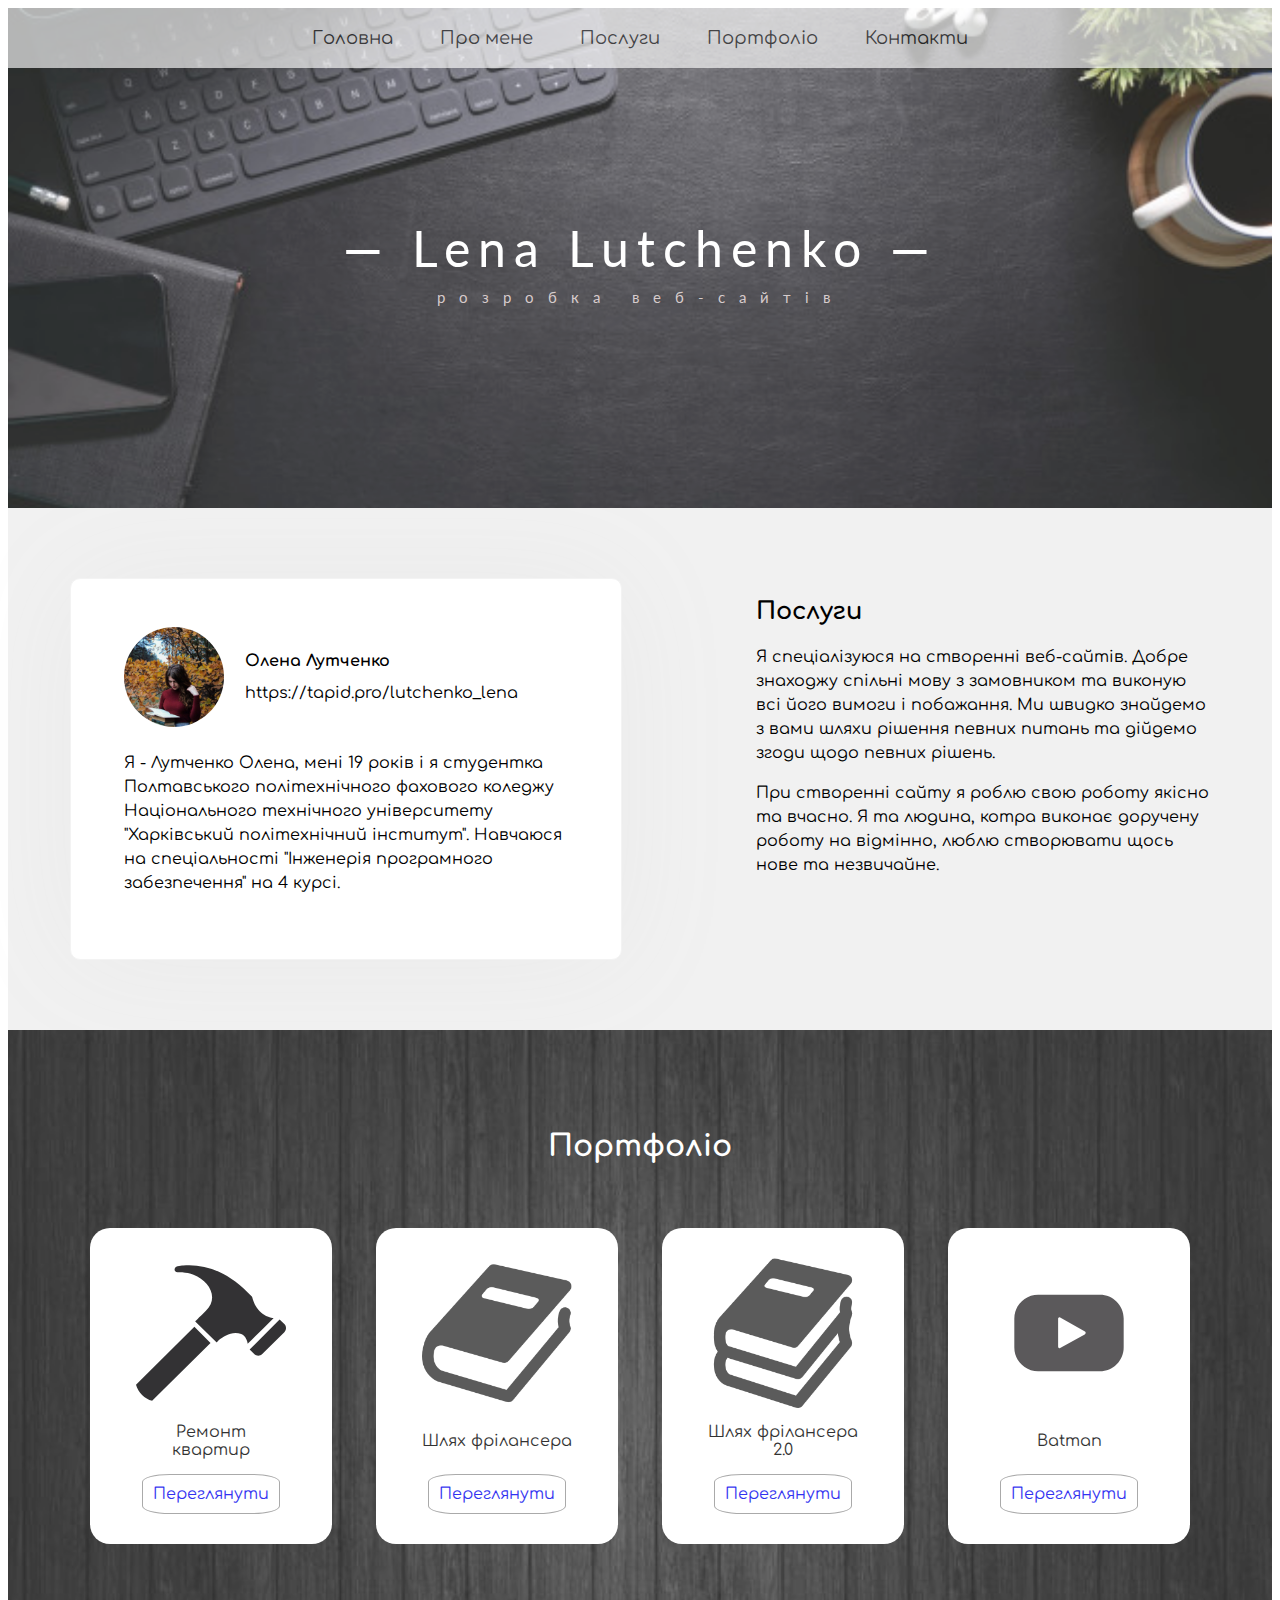
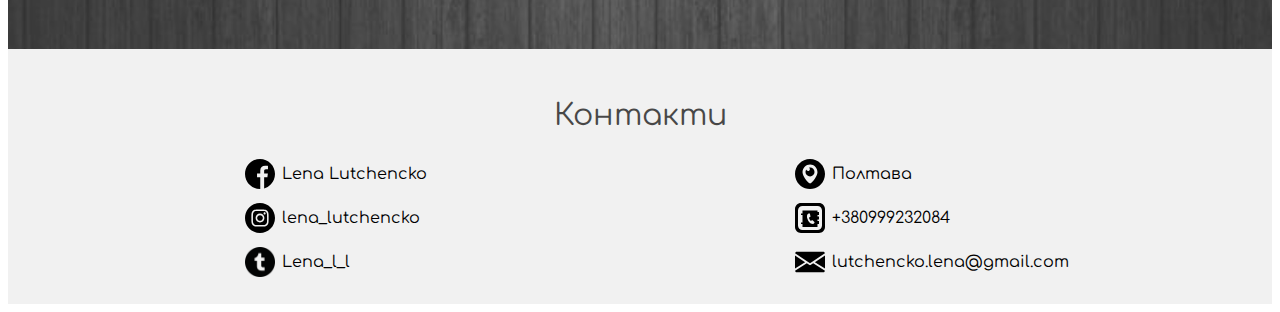
<file: PORTFOLIO/index.html>
<!DOCTYPE html>
<html lang="en">
<head>
    <meta charset="UTF-8">
    <meta name="viewport" content="width=device-width, initial-scale=1.0">
    <link rel="preconnect" href="https://fonts.gstatic.com">
    <link href="https://fonts.googleapis.com/css2?family=Comfortaa:wght@700&display=swap" rel="stylesheet">
    <link href="https://fonts.googleapis.com/css2?family=Comfortaa:wght@700&family=Lato&display=swap" rel="stylesheet">
    <link rel="stylesheet" type="text/css" href="css/style.css">
    
    <title>Lutchenko Lena</title>
</head>
<body>
    <header class="header">
        <div class="navbar">
                <div class="navbar-container">
                        <ul class="list">
                            <li><a href="index.html" class="list-item">Головна</a></li>
                            <li><a href="#author" class="list-item">Про мене</a></li>
                            <li><a href="#author" class="list-item">Послуги</a></li>
                            <li><a href="#portfolio" class="list-item">Портфолiо</a></li>
                            <li><a href="#footer" class="list-item">Контакти</a></li>
                        </ul>
                </div>
                <!-- /.navbar-container -->
        </div>
        <!-- /.navbar -->
        <div class="name">
            <div class="name-container">
            <span class="name-author">&mdash; Lena Lutchenko &mdash;</span>
            <span class="subtitle">розробка веб-сайтів</span>
            <!-- /.name-author -->
        </div>
        <!-- /.name-container -->
        </div>
        <!-- /.name -->
    </header>
    <!-- /.header -->
    <section class="about">
        <a name="author"></a>
        <div class="about-container">
            <div class="about-author" > 
                <img src="img/photo.jpg" alt="Фото Олена Лутченко" class="author-avatar">
                <div class="author-bio">
                <h3 class="author-name">Олена Лутченко</h3>
                <!-- /.author-name -->
                <a href="https://tapid.pro/lutchenko_lena" class="author-link">https://tapid.pro/lutchenko_lena</a>
            </div>
            <!-- /.author-bio -->
            <p class="author-text">Я - Лутченко Олена, мені 19 років і я студентка Полтавського політехнічного фахового коледжу Національного технічного університету "Харківський політехнічний інститут". Навчаюся на спеціальності "Інженерія програмного забезпечення" на 4 курсі.</p>
            <!-- /.author-text -->
            </div>
            <!-- /.about-author -->
            <div class="about-book">
                <h2 class="section-title">Послуги</h2>
            <p class="about-text">Я спеціалізуюся на створенні веб-сайтів. Добре знаходжу спільні мову з замовником та виконую всі його вимоги і побажання. Ми швидко знайдемо з вами шляхи рішення певних питань та дійдемо згоди щодо певних рішень.</p>

            <p class="about-text"> При створенні сайту я роблю свою роботу якісно та вчасно. Я та людина, котра виконає доручену роботу на відмінно, люблю створювати щось нове та незвичайне.</p>
            </div>
            <!-- /.about-book -->
            
        </div>
        <!-- /.about-container -->
    </section>
    <section class="portfolio">
        <a name="portfolio"></a>
        <div class="portfolio-container">
            <h3 class="portfolio-title">Портфоліо</h3>
            <div class="cards">
                <div class=" card card1">
                    <img src="img/hammer.svg" alt="молоток" class="card-img">
                    <span class="card-text">Ремонт квартир</span>
                    <a href="https://lllena.github.io/homeworks/practice/" class="card-link">Переглянути</a>
                </div>

                <div class="card card2">
                    <img src="img/book.png" alt="книга" class="card-img">
                    <span class="card-text">Шлях фрілансера</span>
                    <a href="https://lllena.github.io/homeworks/lesson_10/" class="card-link">Переглянути</a>
                </div>
                <div class="card card3">
                    <img src="img/bookstack.png" alt="книга" class="card-img">
                    <span class="card-text">Шлях фрілансера 2.0</span>
                    <a href="https://lllena.github.io/dz/dz_10/" class="card-link">Переглянути</a>
                </div>
                <div class="card card4">
                    <img src="img/film.svg" alt="фильм" class="card-img">
                    <span class="card-text">Batman</span>
                    <a href="https://lllena.github.io/batman/" class="card-link">Переглянути</a>
                </div>
            </div>
            <!-- /.cards -->
        </div>
        <!-- /.portfolio-container -->
    </section>
    <!-- /.portfolio -->
    <footer class="footer">
        <a name="footer"></a>
        <div class="footer-container">
            <div class="footer-title"> Контакти</div>
            <div class="contacts">
            <div class="sociab">
                <div class="item">
                    <img src="img/facebook.svg" alt="facebook" class="item-img">
                    <a href="https://www.facebook.com/lena.lutchencko.1" class="item-link">Lena Lutchencko</a>
                </div>
                <div class="item">
                    <img src="img/instagram.svg" alt="instagram" class="item-img">
                    <a href="https://instagram.com/lena_lutchencko?igshid=wg5jqc25cba0" class="item-link">lena_lutchencko</a>
                </div>
                <div class="item">
                    <img src="img/telegram.png" alt="telegram" class="item-img">
                    <a href="https://t.me./Lena_l_l" class="item-link">Lena_l_l</a>
                </div>
            </div>
            <div class="communication">
                <div class="item">
                    <img src="img/periscope.svg" alt="periscope" class="item-img">
                    <a href="https://uk.wikipedia.org/wiki/%D0%9F%D0%BE%D0%BB%D1%82%D0%B0%D0%B2%D0%B0" class="item-link">Полтава</a>
                </div>
                <div class="item">
                    <img src="img/phone.svg" alt="phone" class="item-img">
                    <a href="tel:+380999232084" class="item-link">+380999232084</a>
                </div>
                <div class="item">
                    <img src="img/e-mail.svg" alt="e-mail" class="item-img">
                    <a href="mailto:lutchencko.lena@gmail.com" class="item-link">lutchencko.lena@gmail.com</a>
                </div>
            </div>
            
        </div>
            <!-- /.footer-list -->
        </div>
        <!-- /.footer-container -->
    </footer>
    <!-- /.footer -->
</body>
</html>
</file>
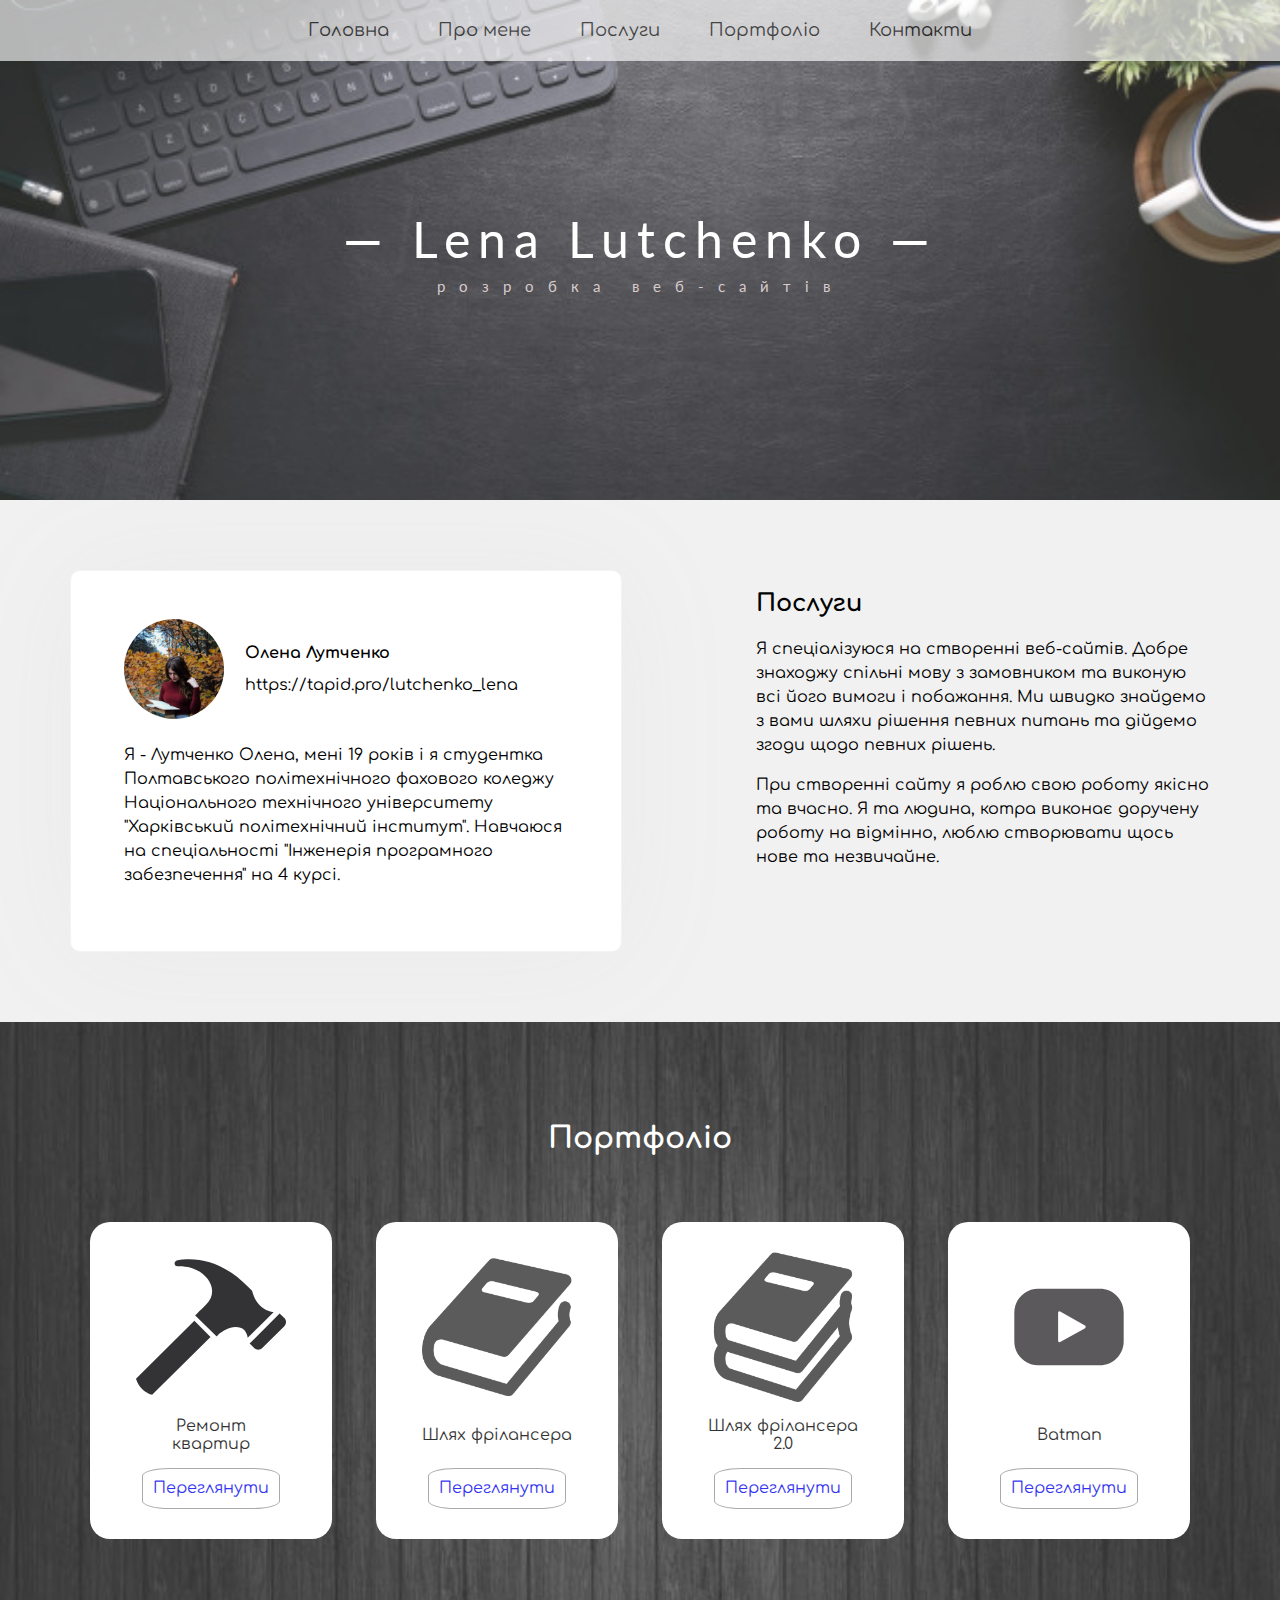
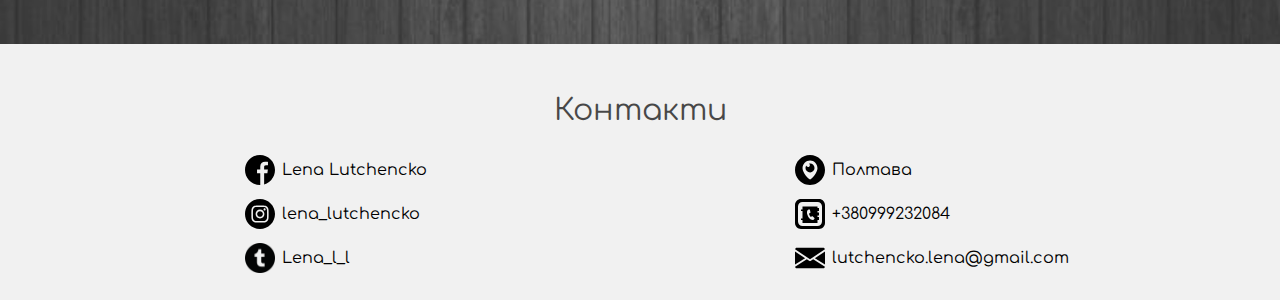
<file: PORTFOLIO/PORTFOLIO/index.html>
<!DOCTYPE html>
<html lang="en">

<head>
    <meta charset="UTF-8">
    <meta name="viewport" content="width=device-width, initial-scale=1.0">
    <link rel="preconnect" href="https://fonts.gstatic.com">
    <link href="https://fonts.googleapis.com/css2?family=Comfortaa:wght@700&display=swap" rel="stylesheet">
    <link href="https://fonts.googleapis.com/css2?family=Comfortaa:wght@700&family=Lato&display=swap" rel="stylesheet">
    <link rel="stylesheet" type="text/css" href="css/normalize.css">
    <link rel="stylesheet" type="text/css" href="css/style.css">

    <title>Lutchenko Lena</title>
</head>

<body>
    <header class="header">
        <div class="navbar">
            <div class="navbar-container">
                <ul class="list">
                    <li><a href="index.html" class="list-item">Головна</a></li>
                    <li><a href="#author" class="list-item">Про мене</a></li>
                    <li><a href="#author" class="list-item">Послуги</a></li>
                    <li><a href="#portfolio" class="list-item">Портфолiо</a></li>
                    <li><a href="#footer" class="list-item">Контакти</a></li>
                </ul>
            </div>
            <!-- /.navbar-container -->
        </div>
        <!-- /.navbar -->
        <div class="name">
            <div class="name-container">
                <span class="name-author">&mdash;&nbsp;Lena&nbsp;Lutchenko&nbsp;&mdash;</span>
                <span class="subtitle">розробка веб-сайтів</span>
                <!-- /.name-author -->
            </div>
            <!-- /.name-container -->
        </div>
        <!-- /.name -->
    </header>
    <!-- /.header -->
    <section class="about">
        <a name="author"></a>
        <div class="about-container">
            <div class="about-author">
                <img src="img/photo.jpg" alt="Фото Олена Лутченко" class="author-avatar">
                <div class="author-bio">
                    <h3 class="author-name">Олена Лутченко</h3>
                    <!-- /.author-name -->
                    <a href="https://tapid.pro/lutchenko_lena" class="author-link">https://tapid.pro/lutchenko_lena</a>
                </div>
                <!-- /.author-bio -->
                <p class="author-text">Я - Лутченко Олена, мені 19 років і я студентка Полтавського політехнічного
                    фахового коледжу Національного технічного університету "Харківський політехнічний інститут".
                    Навчаюся на спеціальності "Інженерія програмного забезпечення" на 4 курсі.</p>
                <!-- /.author-text -->
            </div>
            <!-- /.about-author -->
            <div class="about-book">
                <h2 class="section-title">Послуги</h2>
                <p class="about-text">Я спеціалізуюся на створенні веб-сайтів. Добре знаходжу спільні мову з замовником
                    та виконую всі його вимоги і побажання. Ми швидко знайдемо з вами шляхи рішення певних питань та
                    дійдемо згоди щодо певних рішень.</p>

                <p class="about-text"> При створенні сайту я роблю свою роботу якісно та вчасно. Я та людина, котра
                    виконає доручену роботу на відмінно, люблю створювати щось нове та незвичайне.</p>
            </div>
            <!-- /.about-book -->

        </div>
        <!-- /.about-container -->
    </section>
    <section class="portfolio">
        <a name="portfolio"></a>
        <div class="portfolio-container">
            <h3 class="portfolio-title">Портфоліо</h3>
            <div class="cards">
                <div class=" card card1">
                    <img src="img/hammer.svg" alt="молоток" class="card-img">
                    <span class="card-text">Ремонт квартир</span>
                    <a href="https://lllena.github.io/homeworks/practice/" class="card-link">Переглянути</a>
                </div>

                <div class="card card2">
                    <img src="img/book.png" alt="книга" class="card-img">
                    <span class="card-text">Шлях фрілансера</span>
                    <a href="https://lllena.github.io/homeworks/lesson_10/" class="card-link">Переглянути</a>
                </div>
                <div class="card card3">
                    <img src="img/bookstack.png" alt="книга" class="card-img">
                    <span class="card-text">Шлях фрілансера 2.0</span>
                    <a href="https://lllena.github.io/dz/dz_10/" class="card-link">Переглянути</a>
                </div>
                <div class="card card4">
                    <img src="img/film.svg" alt="фильм" class="card-img">
                    <span class="card-text">Batman</span>
                    <a href="https://lllena.github.io/batman/" class="card-link">Переглянути</a>
                </div>
            </div>
            <!-- /.cards -->
        </div>
        <!-- /.portfolio-container -->
    </section>
    <!-- /.portfolio -->
    <footer class="footer">
        <a name="footer"></a>
        <div class="footer-container">
            <div class="footer-title"> Контакти</div>
            <div class="contacts">
                <div class="sociab">
                    <div class="item">
                        <img src="img/facebook.svg" alt="facebook" class="item-img">
                        <a href="https://www.facebook.com/lena.lutchencko.1" class="item-link">Lena Lutchencko</a>
                    </div>
                    <div class="item">
                        <img src="img/instagram.svg" alt="instagram" class="item-img">
                        <a href="https://instagram.com/lena_lutchencko?igshid=wg5jqc25cba0"
                            class="item-link">lena_lutchencko</a>
                    </div>
                    <div class="item">
                        <img src="img/telegram.png" alt="telegram" class="item-img">
                        <a href="https://t.me./Lena_l_l" target="_blank" class="item-link">Lena_l_l</a>
                    </div>
                </div>
                <div class="communication">
                    <div class="item">
                        <img src="img/periscope.svg" alt="periscope" class="item-img">
                        <a href="https://uk.wikipedia.org/wiki/%D0%9F%D0%BE%D0%BB%D1%82%D0%B0%D0%B2%D0%B0"
                            class="item-link" target="_blank">Полтава</a>
                    </div>
                    <div class="item">
                        <img src="img/phone.svg" alt="phone" class="item-img">
                        <a href="tel:+380999232084" class="item-link">+380999232084</a>
                    </div>
                    <div class="item">
                        <img src="img/e-mail.svg" alt="e-mail" class="item-img">
                        <a href="mailto:lutchencko.lena@gmail.com" class="item-link">lutchencko.lena@gmail.com</a>
                    </div>
                </div>

            </div>
            <!-- /.footer-list -->
        </div>
        <!-- /.footer-container -->
    </footer>
    <!-- /.footer -->
</body>

</html>
</file>
<file: PORTFOLIO/css/style.css>
* {
    box-sizing: border-box;
}
.header {
    min-height: 500px;
    height: 100%;
    background-image: url(../img/work.jpg);
    background-repeat: no-repeat ;
    background-size: 100%;
    opacity: 0.85;
    margin: 0;
}
.navbar {
    background-color: white;
    opacity: 0.65;
}
.navbar-container {
    max-width: 55%;
    width: 100%;
    margin: auto;
}
.list {
    display: flex;
    justify-content: space-between;
    padding: 20px;
    list-style-type: none;
    margin: 0;
}
.list-item {
    font-family: 'Comfortaa', cursive;
    font-size: 18px;
    text-decoration: none;
    color: #000000;
}
.name-container{
    max-width: 55%;
    width: 100%;
    margin: auto;
}
.name {
    text-align: center;
    padding-top: 150px;
}
.name-author {
    font-family: 'Lato', sans-serif;
    font-size: 50px;
    letter-spacing: 8px;
    color: white;
}
.subtitle {
    display: block;
    font-family: 'Lato', sans-serif;
    font-size: 15px;
    letter-spacing: 14px;
    color: rgba(230, 217, 217, 0.877);
    padding-top: 10px;
}
.about {
    background-color: #f1f1f1;
    padding: 70px 0;
}
.about-container {
    font-family: 'Comfortaa', cursive;
    display: flex;
    align-items: flex-start;
    justify-content: space-between;
    max-width: 1140px;
    margin: auto;
}
.about-book {
    max-width: 454px;
    flex-shrink: 0;
}
.about-text {
    font-size: 16px;
    font-weight: 400;
    line-height: 24px;
}
.about-author {
    display: flex;
    flex-wrap: wrap;
    align-items: center;
    max-width: 552px;
    box-shadow: 0 1px 120px rgba(161, 161, 161, 0.08);
    border-radius: 10px;
    border: 1px solid #f3f3f3;
    background-color: #ffffff;
    padding: 48px 53px;
}
.author-avatar {
    width: 100px;
    height: 100px;
    object-fit: cover;
    border-radius: 50%;
    margin-right: 21px;
}
.author-name {
    margin: 0;
    margin-bottom: 14px;
    font-size: 16px;
    font-weight: 700;
}
.author-link {
    font-size: 16px;
    font-weight: 400; 
    text-decoration: none;
    color: inherit;
}
.author-text {
    margin-top: 24px;
    flex-basis: 100%;
    font-size: 16px;
    font-weight: 400;
    line-height: 24px;
}
.portfolio {
    font-family: 'Comfortaa', cursive;
    background-image: url(../img/background.jpg);
    opacity: 0.8;
    background-repeat: no-repeat ;
    background-size: 100%;
    padding: 70px 0;
}
.portfolio-container {
    display: flex;
    align-items: flex-start;
    justify-content: space-between;
    max-width: 1100px;
    margin: auto;
    flex-direction: column;
    align-items: center;
}
.portfolio-title {
    color: white;
    font-size: 30px;
    display: block;
}
.cards {
    width: 100%;
    display: flex;
    justify-content: space-between;
    margin: 35px 0;
}
.card {
    max-width: 22%;
    width: 100%;
    background-color: rgb(255, 255, 255);
    padding: 30px;
    display: flex;
    flex-direction: column;
    justify-content: space-between;
    align-items: center;
    border-radius: 20px;
}
.card-img {
   width: 150px;
   height: 150px;
   opacity: 1.5;
}
.card-text {
    margin: 15px;
    text-align: center;
}
.card-link {
    text-decoration: none;
    border: 1px solid rgb(150, 150, 150);
    padding: 10px;
    border-radius: 20%;
}
.footer {
    font-family: 'Comfortaa', cursive;
    background-color: #f1f1f1;
}
.footer-container {
    display: flex;
    align-items: flex-start;
    justify-content: space-between;
    max-width: 1100px;
    width: 100%;
    margin: auto;
    flex-direction: column;
    align-items: center;
}
.footer-title {
    color: rgb(0, 0, 0);
    opacity: 0.7;
    font-size: 30px;
    display: block;
    margin: 50px 0 0 0;
}
.contacts {
    display: flex;
    justify-content: space-around;
    width: 100%;
}
.sociab {
    width: 100%;
    padding: 20px;
    display: flex;
    justify-content: space-between;
    flex-direction: column;
    align-items: center;
}
.communication {
    width: 100%;
    padding: 20px;
    display: flex;
    justify-content: space-between;
    flex-direction: column;
    align-items: center;
}
.item {
    max-width: 50%;
    width: 100%;
    display: flex;
    align-items: center;
    font-size: 16px;
}
.item-img {
    margin: 7px 7px;
    width: 30px;
    height: 30px;
}
.item-link {
    text-decoration: none;
    color: black;
}

@media (max-width: 1020px) {
    .navbar-container, .name-container, .about-container, .portfolio-container, .footer-container {
        max-width: 1020px;
        width: 90%;
    }
    .about-book{
        margin-left: 15px;
        flex-shrink: 1;
    }
    .portfolio {
        background-repeat: repeat;
    }
    .header {
        background-size: cover;
    }
    .about-container {
        display: flex;
        flex-direction: column;
        align-items: center;
    }
    .about-author, .about-book {
        max-width: 100%;
    }
    .cards {
        flex-direction: column;
        align-items: center;
    }
    .card {
        max-width: 60%;
        margin-bottom: 25px;
    }
    .footer-container{
        align-items: flex-start;
    }
    .footer-title {
        padding-left: 22px;
    }
    .contacts {
        flex-direction: column;
        align-items: flex-start;
        text-align: center;
    }
    .sociab {
        align-items: flex-start;
        padding-bottom: 0;
    }
    .communication {
        align-items: flex-start;
        padding-top: 0;

    }
}
@media (max-width: 640px){
    .navbar-container, .name-container, .about-container, .portfolio-container, .footer-container {
    display: flex;
    justify-content: center;
    align-items: center;
    }
    .name-container{
        position: relative;
        max-width: 640px;
        width: 90%;
    }
    .name-author{
        position: absolute;
        top: 90px;
        margin: auto;
        font-size: 25px;
        padding-top: 50%;
    }
    .navbar{
        display: none;
    }
    .card {
        max-width: 70%;
    }
}
</file>
<file: PORTFOLIO/PORTFOLIO/css/style.css>
* {
    box-sizing: border-box;
}
.header {
    min-height: 500px;
    height: 100%;
    background-image: url(../img/work.jpg);
    background-repeat: no-repeat ;
    background-size: 100%;
    opacity: 0.85;
    margin: 0;
}
.navbar {
    background-color: white;
    opacity: 0.65;
}
.navbar-container {
    max-width: 55%;
    width: 100%;
    margin: auto;
}
.list {
    display: flex;
    justify-content: space-between;
    padding: 20px;
    list-style-type: none;
    margin: 0;
}
.list-item {
    font-family: 'Comfortaa', cursive;
    font-size: 18px;
    text-decoration: none;
    color: #000000;
}
.name-container{
    max-width: 55%;
    width: 100%;
    margin: auto;
}
.name {
    text-align: center;
    padding-top: 150px;
}
.name-author {
    font-family: 'Lato', sans-serif;
    font-size: 50px;
    letter-spacing: 8px;
    color: white;
}
.subtitle {
    display: block;
    font-family: 'Lato', sans-serif;
    font-size: 15px;
    letter-spacing: 14px;
    color: rgba(230, 217, 217, 0.877);
    padding-top: 10px;
}
.about {
    background-color: #f1f1f1;
    padding: 70px 0;
}
.about-container {
    font-family: 'Comfortaa', cursive;
    display: flex;
    align-items: flex-start;
    justify-content: space-between;
    max-width: 1140px;
    margin: auto;
}
.about-book {
    max-width: 454px;
    flex-shrink: 0;
}
.about-text {
    font-size: 16px;
    font-weight: 400;
    line-height: 24px;
}
.about-author {
    display: flex;
    flex-wrap: wrap;
    align-items: center;
    max-width: 552px;
    box-shadow: 0 1px 120px rgba(161, 161, 161, 0.08);
    border-radius: 10px;
    border: 1px solid #f3f3f3;
    background-color: #ffffff;
    padding: 48px 53px;
}
.author-avatar {
    width: 100px;
    height: 100px;
    object-fit: cover;
    border-radius: 50%;
    margin-right: 21px;
}
.author-name {
    margin: 0;
    margin-bottom: 14px;
    font-size: 16px;
    font-weight: 700;
}
.author-link {
    font-size: 16px;
    font-weight: 400; 
    text-decoration: none;
    color: inherit;
}
.author-text {
    margin-top: 24px;
    flex-basis: 100%;
    font-size: 16px;
    font-weight: 400;
    line-height: 24px;
}
.portfolio {
    font-family: 'Comfortaa', cursive;
    background-image: url(../img/background.jpg);
    opacity: 0.8;
    background-repeat: no-repeat ;
    background-size: 100%;
    padding: 70px 0;
}
.portfolio-container {
    display: flex;
    align-items: flex-start;
    justify-content: space-between;
    max-width: 1100px;
    margin: auto;
    flex-direction: column;
    align-items: center;
}
.portfolio-title {
    color: white;
    font-size: 30px;
    display: block;
}
.cards {
    width: 100%;
    display: flex;
    justify-content: space-between;
    margin: 35px 0;
}
.card {
    max-width: 22%;
    width: 100%;
    background-color: rgb(255, 255, 255);
    padding: 30px;
    display: flex;
    flex-direction: column;
    justify-content: space-between;
    align-items: center;
    border-radius: 20px;
}
.card-img {
   width: 150px;
   height: 150px;
   opacity: 1.5;
}
.card-text {
    margin: 15px;
    text-align: center;
}
.card-link {
    text-decoration: none;
    border: 1px solid rgb(150, 150, 150);
    padding: 10px;
    border-radius: 20%;
}
.footer {
    font-family: 'Comfortaa', cursive;
    background-color: #f1f1f1;
}
.footer-container {
    display: flex;
    align-items: flex-start;
    justify-content: space-between;
    max-width: 1100px;
    width: 100%;
    margin: auto;
    flex-direction: column;
    align-items: center;
}
.footer-title {
    color: rgb(0, 0, 0);
    opacity: 0.7;
    font-size: 30px;
    display: block;
    margin: 50px 0 0 0;
}
.contacts {
    display: flex;
    justify-content: space-around;
    width: 100%;
}
.sociab {
    width: 100%;
    padding: 20px;
    display: flex;
    justify-content: space-between;
    flex-direction: column;
    align-items: center;
}
.communication {
    width: 100%;
    padding: 20px;
    display: flex;
    justify-content: space-between;
    flex-direction: column;
    align-items: center;
}
.item {
    max-width: 50%;
    width: 100%;
    display: flex;
    align-items: center;
    font-size: 16px;
}
.item-img {
    margin: 7px 7px;
    width: 30px;
    height: 30px;
}
.item-link {
    text-decoration: none;
    color: black;
}

@media (max-width: 1020px) {
    .navbar-container, .name-container, .about-container, .portfolio-container, .footer-container {
        max-width: 1020px;
        width: 90%;
    }
    .about-book{
        margin-left: 15px;
        flex-shrink: 1;
    }
    .portfolio {
        background-repeat: repeat;
    }
    .header {
        background-size: cover;
    }
    .about-container {
        display: flex;
        flex-direction: column;
        align-items: center;
    }
    .about-author, .about-book {
        max-width: 100%;
    }
    .cards {
        flex-direction: column;
        align-items: center;
    }
    .card {
        max-width: 60%;
        margin-bottom: 25px;
    }
    .footer-container{
        align-items: flex-start;
    }
    .footer-title {
        padding-left: 22px;
    }
    .contacts {
        flex-direction: column;
        align-items: flex-start;
        text-align: center;
    }
    .sociab {
        align-items: flex-start;
        padding-bottom: 0;
    }
    .communication {
        align-items: flex-start;
        padding-top: 0;

    }
}
@media (max-width: 640px){
    .navbar-container, .name-container, .about-container, .portfolio-container, .footer-container {
    display: flex;
    justify-content: center;
    align-items: center;
    }
    .name{
        max-width: 640px;
        width: 90%;
    }
    .name-author{
        font-size: 30px;
        padding-top: 50%;
    }
    .navbar{
        display: none;
    }
}
</file>
